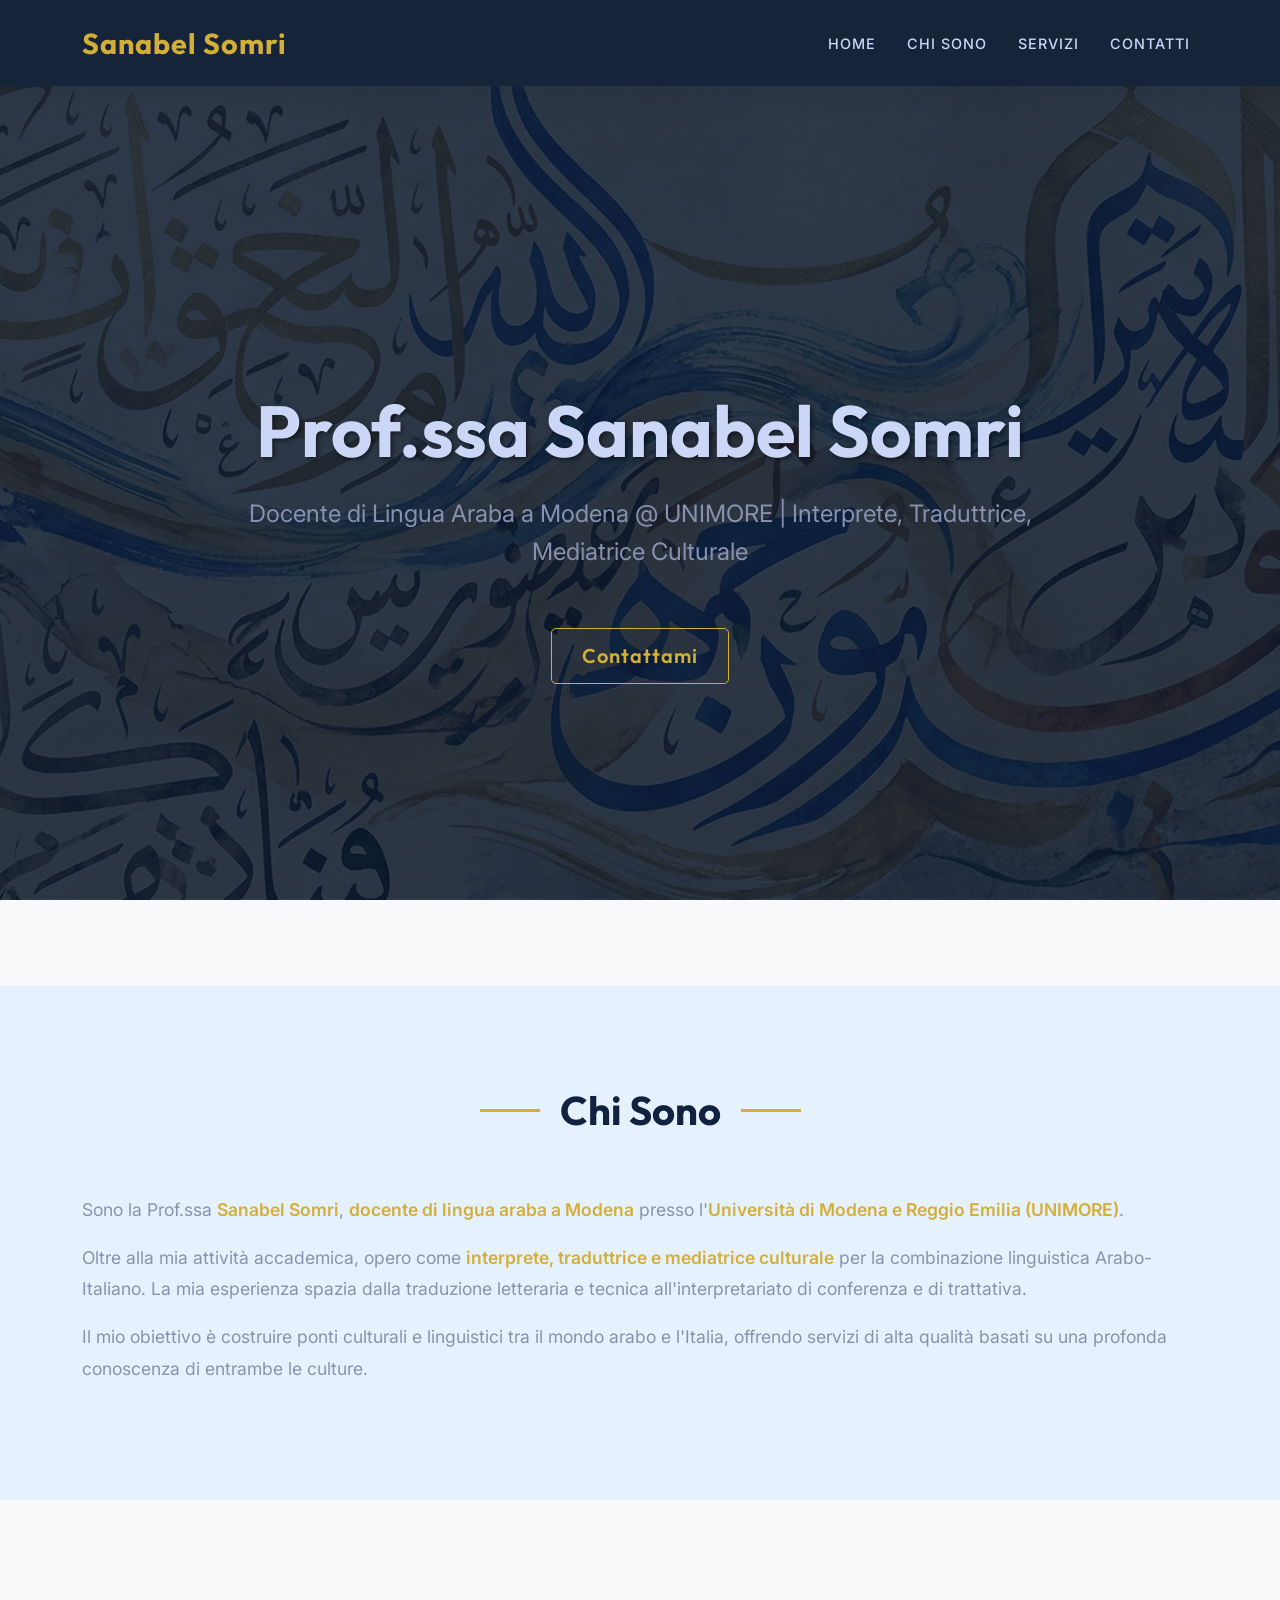
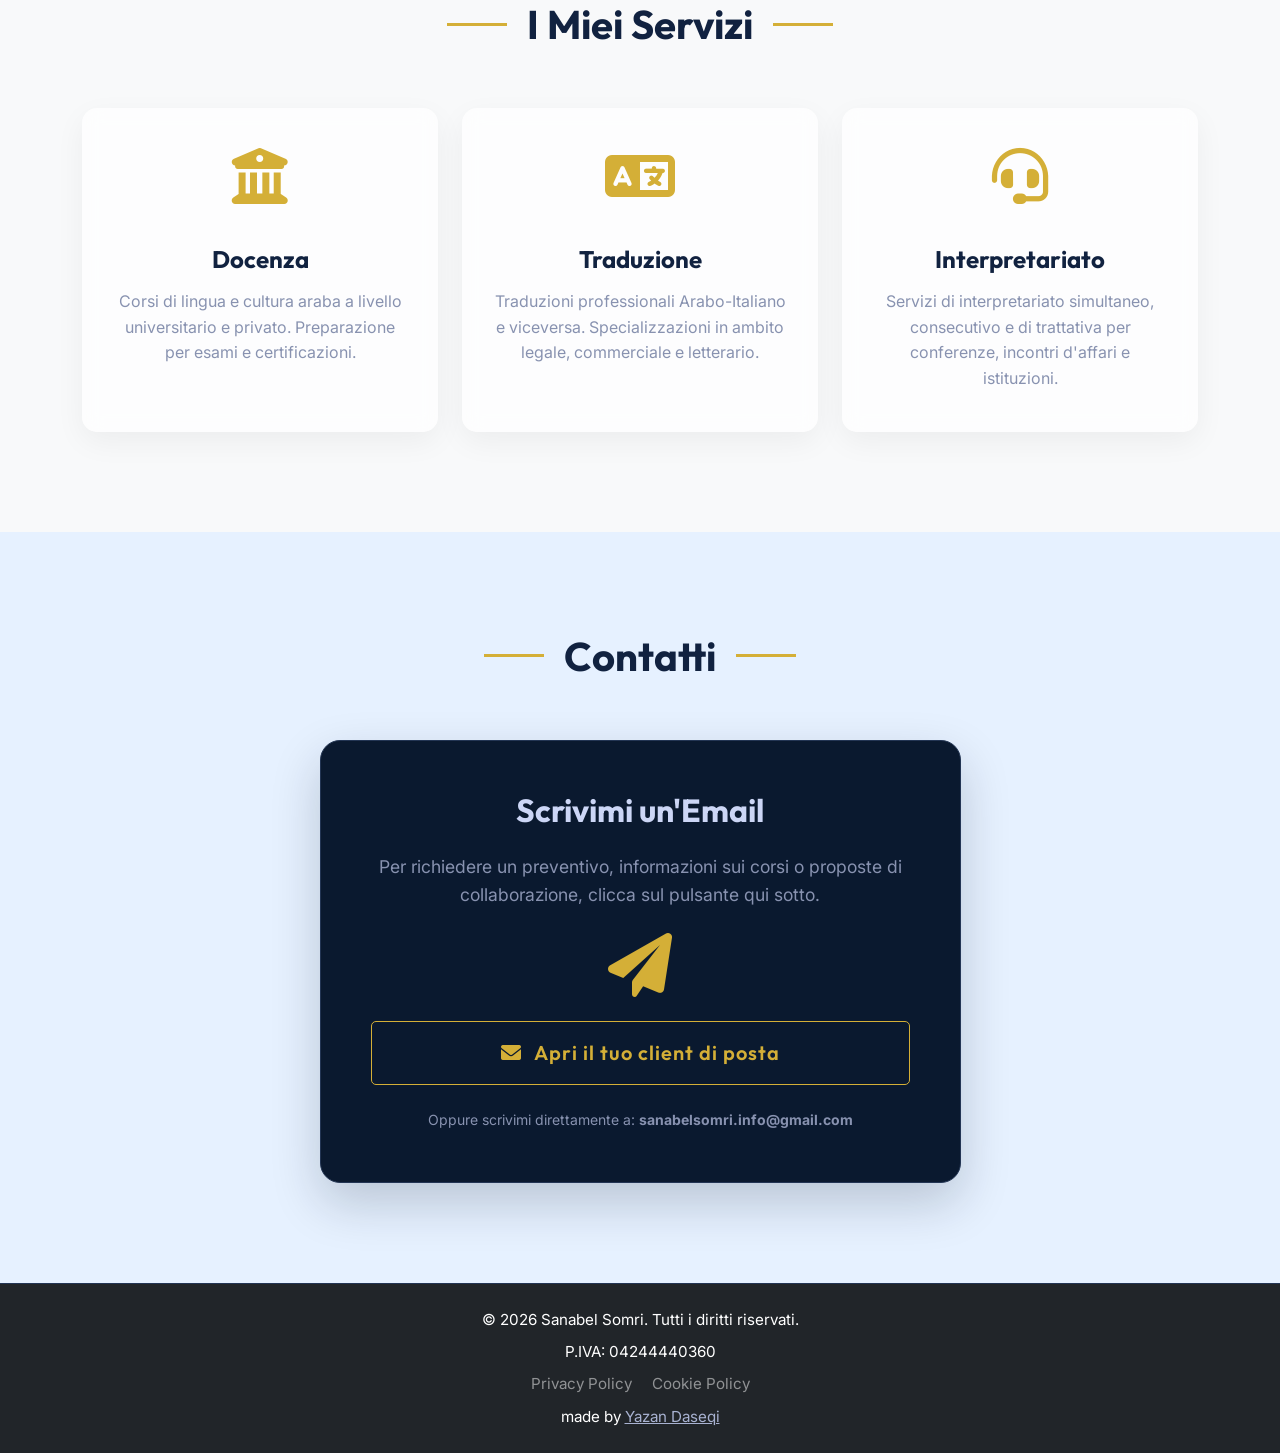
<file: index.html>
<!DOCTYPE html>
<html lang="it">
<head>
    <meta charset="UTF-8">
    <meta name="viewport" content="width=device-width, initial-scale=1.0">
    <!-- Meta tag per la SEO e l'accessibilità -->
    <meta name="description" content="Sito ufficiale della Prof.ssa Sanabel Somri, Docente di Lingua Araba a Modena (UNIMORE), Interprete e Traduttrice Arabo-Italiano. Corsi, traduzioni e interpretariato.">
    <meta name="google-site-verification" content="mqMObWRAL7nBbNqwJmrEKO1M_ycxsN4a1H0t5RjBO6Q" />
    <title>Prof.ssa Sanabel Somri - Docente di Lingua Araba a Modena, Interprete e Traduttrice</title>
    <!-- Bootstrap CSS -->
    <link href="https://cdn.jsdelivr.net/npm/bootstrap@5.3.0/dist/css/bootstrap.min.css" rel="stylesheet">
    <!-- Font Awesome per le icone -->
    <link rel="stylesheet" href="https://cdnjs.cloudflare.com/ajax/libs/font-awesome/6.0.0/css/all.min.css">
    <!-- Google Fonts -->
    <link rel="preconnect" href="https://fonts.googleapis.com">
    <link rel="preconnect" href="https://fonts.gstatic.com" crossorigin>
    <link href="https://fonts.googleapis.com/css2?family=Inter:wght@300;400;500;600&family=Outfit:wght@400;600;700&display=swap" rel="stylesheet">
    
    <!-- AOS CSS for animations -->
    <link href="https://unpkg.com/aos@2.3.1/dist/aos.css" rel="stylesheet">
    
    <!-- Custom CSS -->
    <link rel="stylesheet" href="style.css">
    <script type="application/ld+json">
    {
    "@context": "https://schema.org",
    "@type": "Person",
    "name": "Sanabel Somri",
    "honorificPrefix": "Prof.ssa",
    "jobTitle": [
        "Docente di Lingua Araba a Modena",
        "Interprete",
        "Traduttrice",
        "Mediatrice Culturale"
    ],
    "url": "https://somrisanabel.com/",
    "email": "sanabelsomri.info@gmail.com",
    "affiliation": {
        "@type": "Organization",
        "name": "Università di Modena e Reggio Emilia",
        "alternateName": "UNIMORE"
    },
    "knowsLanguage": [
        {
        "@type": "Language",
        "name": "Arabic",
        "alternateName": "ar"
        },
        {
        "@type": "Language",
        "name": "Italian",
        "alternateName": "it"
        }
    ],
    "description": "Docente di Lingua Araba presso UNIMORE, Interprete, Traduttrice e Mediatrice Culturale per la combinazione Arabo-Italiano."
    }
    </script>
</head>
<body>

    <!-- Navbar -->
    <nav class="navbar navbar-expand-lg navbar-dark bg-dark sticky-top">
        <div class="container">
            <a class="navbar-brand" href="#">Sanabel Somri</a>
            <button class="navbar-toggler" type="button" data-bs-toggle="collapse" data-bs-target="#navbarNav">
                <span class="navbar-toggler-icon"></span>
            </button>
            <div class="collapse navbar-collapse" id="navbarNav">
                <ul class="navbar-nav ms-auto">
                    <li class="nav-item"><a class="nav-link" href="#home">Home</a></li>
                    <li class="nav-item"><a class="nav-link" href="#chi-sono">Chi Sono</a></li>
                    <li class="nav-item"><a class="nav-link" href="#servizi">Servizi</a></li>
                    <li class="nav-item"><a class="nav-link" href="#contatti">Contatti</a></li>
                </ul>
            </div>
        </div>
    </nav>

    <!-- Hero Section -->
    <header id="home" class="hero-section d-flex align-items-center">
        <div class="container" data-aos="fade-up" data-aos-duration="1000">
            <h1 class="fw-bold">Prof.ssa Sanabel Somri</h1>
            <p class="lead">Docente di Lingua Araba a Modena @ UNIMORE | Interprete, Traduttrice, Mediatrice Culturale</p>
            <a href="#contatti" class="btn btn-primary btn-lg mt-3">Contattami</a>
        </div>
    </header>

    <!-- Chi Sono Section -->
    <section id="chi-sono" class="section-padding">
        <div class="container">
            <div class="row align-items-center">
                <div class="col-md-12" data-aos="fade-up" data-aos-duration="1000">
                    <h2 class="section-title">Chi Sono</h2>
                    <p>Sono la Prof.ssa <strong>Sanabel Somri</strong>, <strong>docente di lingua araba a Modena</strong> presso l'<strong>Università di Modena e Reggio Emilia (UNIMORE)</strong>.</p>
                    <p>Oltre alla mia attività accademica, opero come <strong>interprete, traduttrice e mediatrice culturale</strong> per la combinazione linguistica Arabo-Italiano. La mia esperienza spazia dalla traduzione letteraria e tecnica all'interpretariato di conferenza e di trattativa.</p>
                    <p>Il mio obiettivo è costruire ponti culturali e linguistici tra il mondo arabo e l'Italia, offrendo servizi di alta qualità basati su una profonda conoscenza di entrambe le culture.</p>
                </div>
            </div>
        </div>
    </section>

    <!-- Servizi Section -->
    <section id="servizi" class="section-padding bg-light">
        <div class="container">
            <h2 class="section-title" data-aos="fade-up">I Miei Servizi</h2>
            <div class="row g-4">
                <div class="col-md-4" data-aos="fade-up" data-aos-delay="100">
                    <div class="card service-card border-0">
                        <div class="text-center mb-3">
                            <i class="fas fa-university" aria-hidden="true"></i>
                        </div>
                        <h4 class="card-title text-center">Docenza</h4>
                        <p class="card-text text-center">Corsi di lingua e cultura araba a livello universitario e privato. Preparazione per esami e certificazioni.</p>
                    </div>
                </div>
                <div class="col-md-4" data-aos="fade-up" data-aos-delay="200">
                    <div class="card service-card border-0">
                        <div class="text-center mb-3">
                            <i class="fas fa-language" aria-hidden="true"></i>
                        </div>
                        <h4 class="card-title text-center">Traduzione</h4>
                        <p class="card-text text-center">Traduzioni professionali Arabo-Italiano e viceversa. Specializzazioni in ambito legale, commerciale e letterario.</p>
                    </div>
                </div>
                <div class="col-md-4" data-aos="fade-up" data-aos-delay="300">
                    <div class="card service-card border-0">
                        <div class="text-center mb-3">
                            <i class="fas fa-headset" aria-hidden="true"></i>
                        </div>
                        <h4 class="card-title text-center">Interpretariato</h4>
                        <p class="card-text text-center">Servizi di interpretariato simultaneo, consecutivo e di trattativa per conferenze, incontri d'affari e istituzioni.</p>
                    </div>
                </div>
            </div>
        </div>
    </section>

    <!-- Contatti Section -->
    <section id="contatti" class="section-padding">
        <div class="container">
            <h2 class="section-title" data-aos="fade-up">Contatti</h2>
            

            <div class="row justify-content-center">
                <div class="col-md-7" data-aos="zoom-in" data-aos-duration="800">
                    <div class="contact-card text-center d-flex flex-column justify-content-center">
                        <h4 class="mb-4">Scrivimi un'Email</h4>
                        <p class="mb-4">
                            Per richiedere un preventivo, informazioni sui corsi o proposte di collaborazione, clicca sul pulsante qui sotto.
                        </p>

                        <i class="fas fa-paper-plane fa-4x mb-4" aria-hidden="true"></i>

                        <a href="mailto:sanabelsomri.info@gmail.com?subject=Richiesta%20informazioni%20dal%20sito%20web" class="btn btn-primary btn-lg w-100 py-3 mt-auto">
                            <i class="fas fa-envelope me-2" aria-hidden="true"></i> Apri il tuo client di posta
                        </a>

                        <div class="mt-4 small" style="color: var(--slate);">
                            Oppure scrivimi direttamente a: <strong>sanabelsomri.info@gmail.com</strong>
                        </div>
                    </div>
                </div>
            </div>
        </div>
    </section>

    <!-- Footer -->
    <footer class="bg-dark text-white py-4 text-center">
        <div class="container">
            <p class="mb-0">&copy; 2026 Sanabel Somri. Tutti i diritti riservati.</p>
        </div>
        <div class="mt-2">P.IVA: 04244440360</div>

        <div class="mt-2">
                <a href="privacy.html" class="text-white-50 text-decoration-none me-3">Privacy Policy</a>
                <a href="cookie.html" class="text-white-50 text-decoration-none">Cookie Policy</a>
        </div>
                <div class="mt-2">made by <a href="https://personal-portfolio.dsqyzn.workers.dev/">Yazan Daseqi</a></div>

    </footer>

    <!-- Bootstrap JS -->
    <script src="https://cdn.jsdelivr.net/npm/bootstrap@5.3.0/dist/js/bootstrap.bundle.min.js"></script>
    
    <!-- AOS JS -->
    <script src="https://unpkg.com/aos@2.3.1/dist/aos.js"></script>
    <script>
        AOS.init({
            once: true, 
            offset: 100, 
        });
    </script>
</body>
</html>
</file>
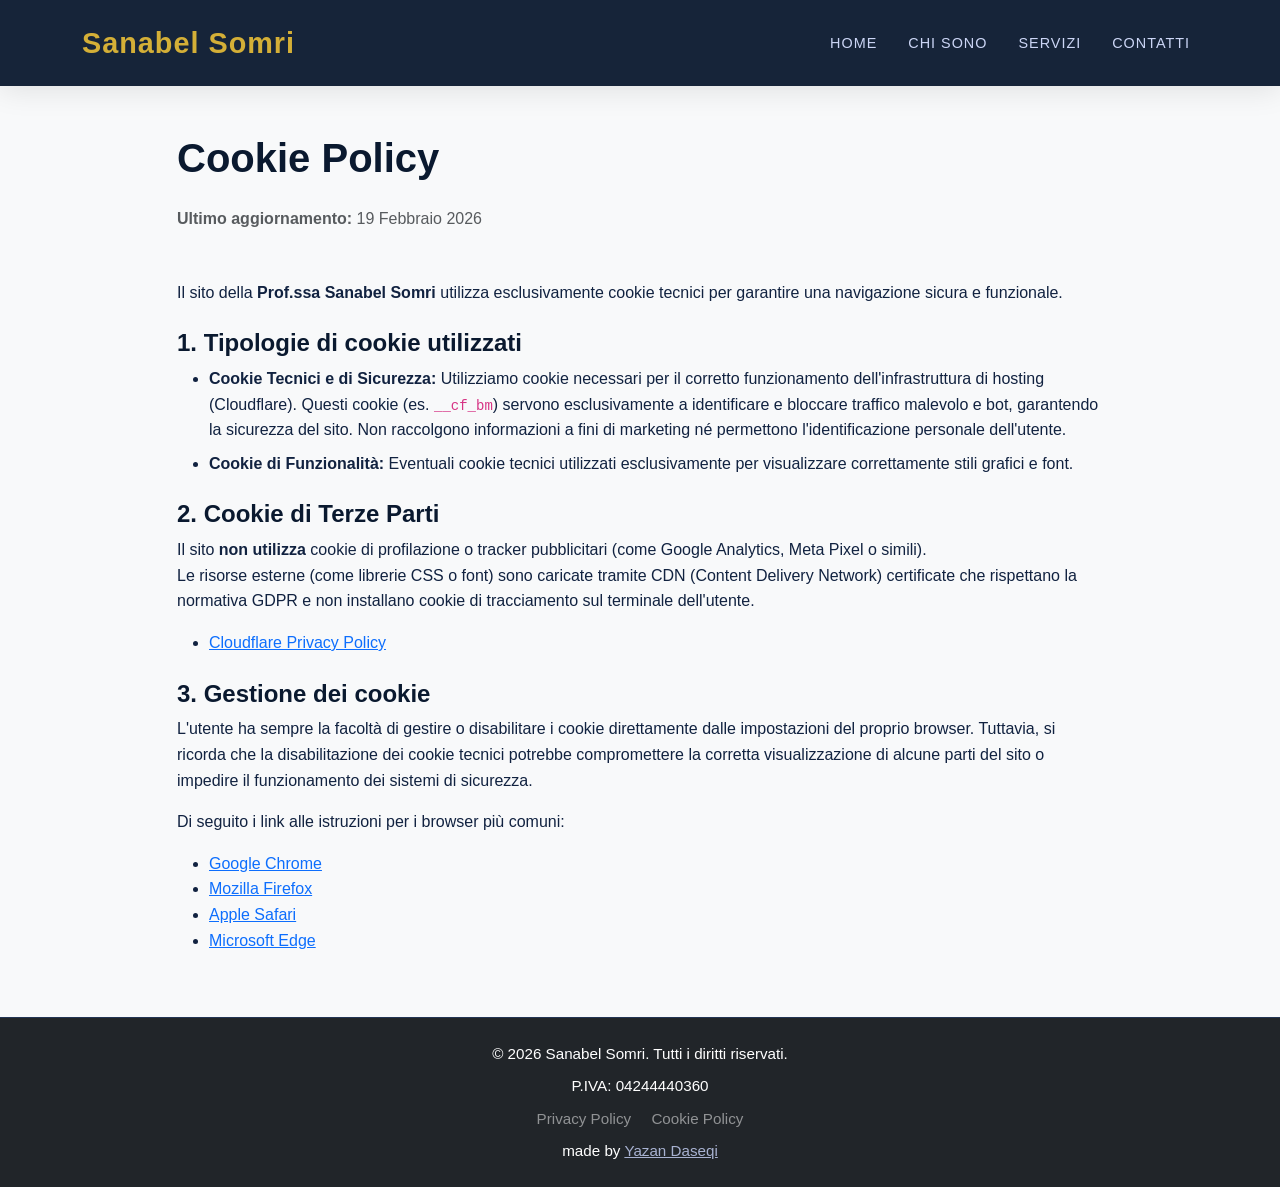
<file: cookie.html>
<!DOCTYPE html>
<html lang="it">
<head>
    <meta charset="UTF-8">
    <meta name="viewport" content="width=device-width, initial-scale=1.0">
    <meta name="description" content="Cookie Policy del sito ufficiale della Prof.ssa Sanabel Somri.">
    <title>Cookie Policy - Prof.ssa Sanabel Somri</title>
    <!-- Bootstrap CSS -->
    <link href="https://cdn.jsdelivr.net/npm/bootstrap@5.3.0/dist/css/bootstrap.min.css" rel="stylesheet">
    <!-- Font Awesome per le icone -->
    <link rel="stylesheet" href="https://cdnjs.cloudflare.com/ajax/libs/font-awesome/6.0.0/css/all.min.css">
    <!-- Custom CSS -->
    <link rel="stylesheet" href="style.css">
</head>
<body class="d-flex flex-column min-vh-100">

    <!-- Navbar -->
    <nav class="navbar navbar-expand-lg navbar-dark bg-dark sticky-top">
        <div class="container">
            <a class="navbar-brand" href="index.html">Sanabel Somri</a>
            <button class="navbar-toggler" type="button" data-bs-toggle="collapse" data-bs-target="#navbarNav">
                <span class="navbar-toggler-icon"></span>
            </button>
            <div class="collapse navbar-collapse" id="navbarNav">
                <ul class="navbar-nav ms-auto">
                    <li class="nav-item"><a class="nav-link" href="index.html#home">Home</a></li>
                    <li class="nav-item"><a class="nav-link" href="index.html#chi-sono">Chi Sono</a></li>
                    <li class="nav-item"><a class="nav-link" href="index.html#servizi">Servizi</a></li>
                    <li class="nav-item"><a class="nav-link" href="index.html#contatti">Contatti</a></li>
                </ul>
            </div>
        </div>
    </nav>

    <!-- Cookie Policy Section -->
    <main class="flex-grow-1 section-padding py-5">
        <div class="container">
            <div class="row justify-content-center">
                <div class="col-lg-10">
                    <h1 class="mb-4">Cookie Policy</h1>
                    <p class="text-muted mb-5"><strong>Ultimo aggiornamento:</strong> 19 Febbraio 2026</p>

                    <p>Il sito della <strong>Prof.ssa Sanabel Somri</strong> utilizza esclusivamente cookie tecnici per garantire una navigazione sicura e funzionale.</p>

                    <h4 class="mt-4">1. Tipologie di cookie utilizzati</h4>
                    <ul>
                        <li class="mb-2"><strong>Cookie Tecnici e di Sicurezza:</strong> Utilizziamo cookie necessari per il corretto funzionamento dell'infrastruttura di hosting (Cloudflare). Questi cookie (es. <code>__cf_bm</code>) servono esclusivamente a identificare e bloccare traffico malevolo e bot, garantendo la sicurezza del sito. Non raccolgono informazioni a fini di marketing né permettono l'identificazione personale dell'utente.</li>
                        <li><strong>Cookie di Funzionalità:</strong> Eventuali cookie tecnici utilizzati esclusivamente per visualizzare correttamente stili grafici e font.</li>
                    </ul>

                    <h4 class="mt-4">2. Cookie di Terze Parti</h4>
                    <p>Il sito <strong>non utilizza</strong> cookie di profilazione o tracker pubblicitari (come Google Analytics, Meta Pixel o simili).<br>
                    Le risorse esterne (come librerie CSS o font) sono caricate tramite CDN (Content Delivery Network) certificate che rispettano la normativa GDPR e non installano cookie di tracciamento sul terminale dell'utente.</p>
                    <ul>
                        <li><a href="https://www.cloudflare.com/privacypolicy/" target="_blank" rel="noopener">Cloudflare Privacy Policy</a></li>
                    </ul>

                    <h4 class="mt-4">3. Gestione dei cookie</h4>
                    <p>L'utente ha sempre la facoltà di gestire o disabilitare i cookie direttamente dalle impostazioni del proprio browser. Tuttavia, si ricorda che la disabilitazione dei cookie tecnici potrebbe compromettere la corretta visualizzazione di alcune parti del sito o impedire il funzionamento dei sistemi di sicurezza.</p>
                    <p>Di seguito i link alle istruzioni per i browser più comuni:</p>
                    <ul>
                        <li><a href="https://support.google.com/chrome/answer/95647" target="_blank" rel="noopener">Google Chrome</a></li>
                        <li><a href="https://support.mozilla.org/it/kb/Gestione%20dei%20cookie" target="_blank" rel="noopener">Mozilla Firefox</a></li>
                        <li><a href="https://support.apple.com/it-it/guide/safari/sfri11471/mac" target="_blank" rel="noopener">Apple Safari</a></li>
                        <li><a href="https://support.microsoft.com/it-it/microsoft-edge/eliminare-i-cookie-in-microsoft-edge-63947406-40ac-c3b8-57b9-2a946a29ae09" target="_blank" rel="noopener">Microsoft Edge</a></li>
                    </ul>
                </div>
            </div>
        </div>
    </main>

    <!-- Footer -->
    <footer class="bg-dark text-white py-4 text-center mt-auto">
        <div class="container">
            <p class="mb-0">&copy; 2026 Sanabel Somri. Tutti i diritti riservati.</p>
        </div>
        <div class="mt-2">P.IVA: 04244440360</div>

        <div class="mt-2">
                <a href="privacy.html" class="text-white-50 text-decoration-none me-3">Privacy Policy</a>
                <a href="cookie.html" class="text-white-50 text-decoration-none">Cookie Policy</a>
        </div>
        <div class="mt-2">made by <a href="https://github.com/Yaz4" rel="noopener" target="_blank">Yazan Daseqi</a></div>
    </footer>

    <!-- Bootstrap JS -->
    <script src="https://cdn.jsdelivr.net/npm/bootstrap@5.3.0/dist/js/bootstrap.bundle.min.js"></script>
</body>
</html>
</file>
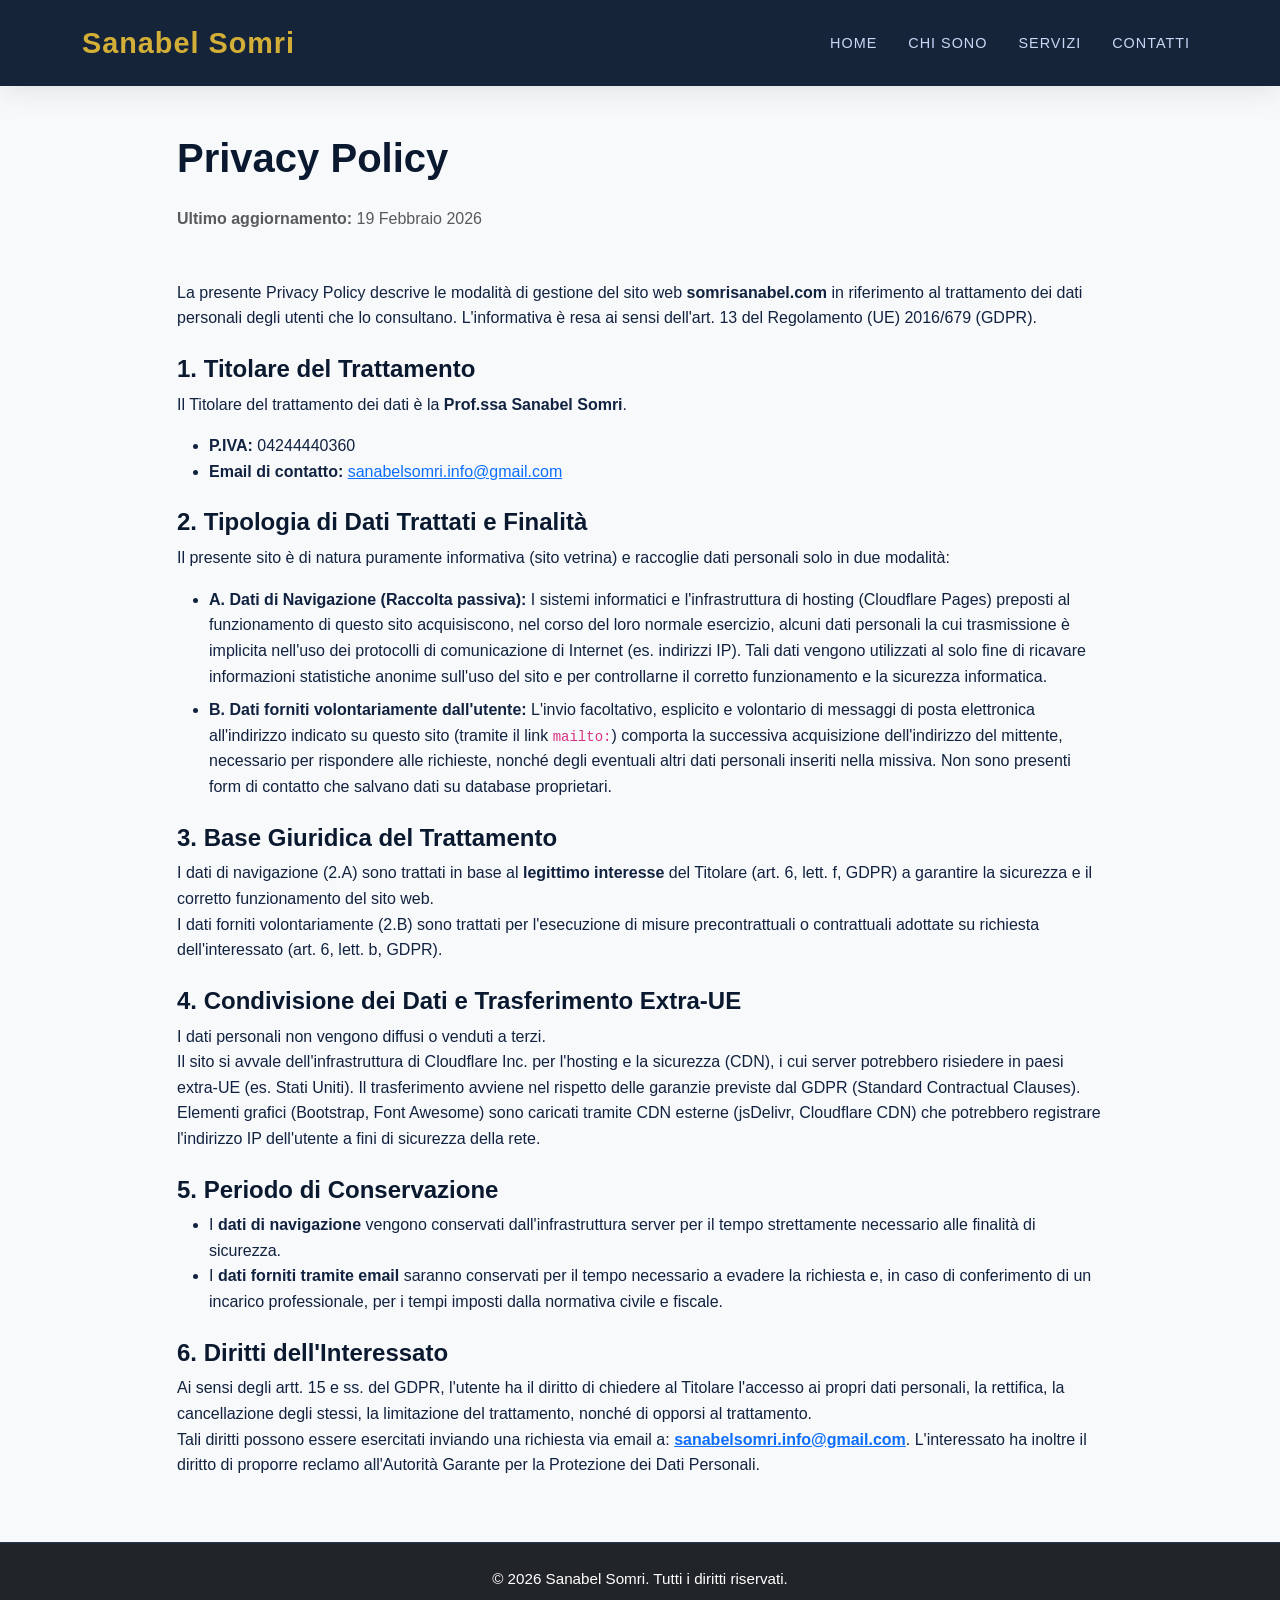
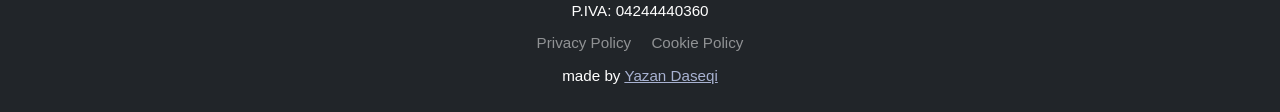
<file: privacy.html>
<!DOCTYPE html>
<html lang="it">
<head>
    <meta charset="UTF-8">
    <meta name="viewport" content="width=device-width, initial-scale=1.0">
    <meta name="description" content="Privacy Policy del sito ufficiale della Prof.ssa Sanabel Somri.">
    <title>Privacy Policy - Prof.ssa Sanabel Somri</title>
    <link href="https://cdn.jsdelivr.net/npm/bootstrap@5.3.0/dist/css/bootstrap.min.css" rel="stylesheet">
    <link rel="stylesheet" href="https://cdnjs.cloudflare.com/ajax/libs/font-awesome/6.0.0/css/all.min.css">
    <link rel="stylesheet" href="style.css">
</head>
<body class="d-flex flex-column min-vh-100">

    <nav class="navbar navbar-expand-lg navbar-dark bg-dark sticky-top">
        <div class="container">
            <a class="navbar-brand" href="index.html">Sanabel Somri</a>
            <button class="navbar-toggler" type="button" data-bs-toggle="collapse" data-bs-target="#navbarNav">
                <span class="navbar-toggler-icon"></span>
            </button>
            <div class="collapse navbar-collapse" id="navbarNav">
                <ul class="navbar-nav ms-auto">
                    <li class="nav-item"><a class="nav-link" href="index.html#home">Home</a></li>
                    <li class="nav-item"><a class="nav-link" href="index.html#chi-sono">Chi Sono</a></li>
                    <li class="nav-item"><a class="nav-link" href="index.html#servizi">Servizi</a></li>
                    <li class="nav-item"><a class="nav-link" href="index.html#contatti">Contatti</a></li>
                </ul>
            </div>
        </div>
    </nav>

    <main class="flex-grow-1 section-padding py-5">
        <div class="container">
            <div class="row justify-content-center">
                <div class="col-lg-10">
                    <h1 class="mb-4">Privacy Policy</h1>
                    <p class="text-muted mb-5"><strong>Ultimo aggiornamento:</strong> 19 Febbraio 2026</p>

                    <p>La presente Privacy Policy descrive le modalità di gestione del sito web <strong>somrisanabel.com</strong> in riferimento al trattamento dei dati personali degli utenti che lo consultano. L'informativa è resa ai sensi dell'art. 13 del Regolamento (UE) 2016/679 (GDPR).</p>

                    <h4 class="mt-4">1. Titolare del Trattamento</h4>
                    <p>Il Titolare del trattamento dei dati è la <strong>Prof.ssa Sanabel Somri</strong>.</p>
                    <ul>
                        <li><strong>P.IVA:</strong> 04244440360</li>
                        <li><strong>Email di contatto:</strong> <a href="mailto:sanabelsomri.info@gmail.com">sanabelsomri.info@gmail.com</a></li>
                    </ul>

                    <h4 class="mt-4">2. Tipologia di Dati Trattati e Finalità</h4>
                    <p>Il presente sito è di natura puramente informativa (sito vetrina) e raccoglie dati personali solo in due modalità:</p>
                    <ul>
                        <li class="mb-2"><strong>A. Dati di Navigazione (Raccolta passiva):</strong> I sistemi informatici e l'infrastruttura di hosting (Cloudflare Pages) preposti al funzionamento di questo sito acquisiscono, nel corso del loro normale esercizio, alcuni dati personali la cui trasmissione è implicita nell'uso dei protocolli di comunicazione di Internet (es. indirizzi IP). Tali dati vengono utilizzati al solo fine di ricavare informazioni statistiche anonime sull'uso del sito e per controllarne il corretto funzionamento e la sicurezza informatica.</li>
                        <li><strong>B. Dati forniti volontariamente dall'utente:</strong> L'invio facoltativo, esplicito e volontario di messaggi di posta elettronica all'indirizzo indicato su questo sito (tramite il link <code>mailto:</code>) comporta la successiva acquisizione dell'indirizzo del mittente, necessario per rispondere alle richieste, nonché degli eventuali altri dati personali inseriti nella missiva. Non sono presenti form di contatto che salvano dati su database proprietari.</li>
                    </ul>

                    <h4 class="mt-4">3. Base Giuridica del Trattamento</h4>
                    <p>I dati di navigazione (2.A) sono trattati in base al <strong>legittimo interesse</strong> del Titolare (art. 6, lett. f, GDPR) a garantire la sicurezza e il corretto funzionamento del sito web.<br>
                    I dati forniti volontariamente (2.B) sono trattati per l'esecuzione di misure precontrattuali o contrattuali adottate su richiesta dell'interessato (art. 6, lett. b, GDPR).</p>

                    <h4 class="mt-4">4. Condivisione dei Dati e Trasferimento Extra-UE</h4>
                    <p>I dati personali non vengono diffusi o venduti a terzi.<br>
                    Il sito si avvale dell'infrastruttura di Cloudflare Inc. per l'hosting e la sicurezza (CDN), i cui server potrebbero risiedere in paesi extra-UE (es. Stati Uniti). Il trasferimento avviene nel rispetto delle garanzie previste dal GDPR (Standard Contractual Clauses).<br>
                    Elementi grafici (Bootstrap, Font Awesome) sono caricati tramite CDN esterne (jsDelivr, Cloudflare CDN) che potrebbero registrare l'indirizzo IP dell'utente a fini di sicurezza della rete.</p>

                    <h4 class="mt-4">5. Periodo di Conservazione</h4>
                    <ul>
                        <li>I <strong>dati di navigazione</strong> vengono conservati dall'infrastruttura server per il tempo strettamente necessario alle finalità di sicurezza.</li>
                        <li>I <strong>dati forniti tramite email</strong> saranno conservati per il tempo necessario a evadere la richiesta e, in caso di conferimento di un incarico professionale, per i tempi imposti dalla normativa civile e fiscale.</li>
                    </ul>

                    <h4 class="mt-4">6. Diritti dell'Interessato</h4>
                    <p>Ai sensi degli artt. 15 e ss. del GDPR, l'utente ha il diritto di chiedere al Titolare l'accesso ai propri dati personali, la rettifica, la cancellazione degli stessi, la limitazione del trattamento, nonché di opporsi al trattamento.<br>
                    Tali diritti possono essere esercitati inviando una richiesta via email a: <strong><a href="mailto:sanabelsomri.info@gmail.com">sanabelsomri.info@gmail.com</a></strong>. L'interessato ha inoltre il diritto di proporre reclamo all'Autorità Garante per la Protezione dei Dati Personali.</p>
                </div>
            </div>
        </div>
    </main>

    <footer class="bg-dark text-white py-4 text-center mt-auto">
        <div class="container">
            <p class="mb-0">&copy; 2026 Sanabel Somri. Tutti i diritti riservati.</p>
        </div>
        <div class="mt-2">P.IVA: 04244440360</div>

        <div class="mt-2">
                <a href="privacy.html" class="text-white-50 text-decoration-none me-3">Privacy Policy</a>
                <a href="cookie.html" class="text-white-50 text-decoration-none">Cookie Policy</a>
        </div>
        <div class="mt-2">made by <a href="https://github.com/Yaz4" rel="noopener" target="_blank">Yazan Daseqi</a></div>
    </footer>

    <script src="https://cdn.jsdelivr.net/npm/bootstrap@5.3.0/dist/js/bootstrap.bundle.min.js"></script>
</body>
</html>
</file>
<file: style.css>
:root {
    --primary-color: #d4af37; /* Warm Gold */
    --primary-hover: #b5952f;
    --dark-navy: #0a192f;
    --light-navy: #112240;
    --lightest-navy: #233554;
    --slate: #8892b0;
    --light-slate: #a8b2d1;
    --lightest-slate: #ccd6f6;
    --white: #e6f1ff;
    --bg-light: #f8f9fa;
    --font-heading: 'Outfit', sans-serif;
    --font-body: 'Inter', sans-serif;
}

body {
    font-family: var(--font-body);
    line-height: 1.6;
    color: var(--light-navy);
    background-color: var(--bg-light);
}

h1, h2, h3, h4, h5, h6 {
    font-family: var(--font-heading);
    font-weight: 700;
    color: var(--dark-navy);
}

/* Custom Scrollbar */
::-webkit-scrollbar {
    width: 10px;
}
::-webkit-scrollbar-track {
    background: var(--dark-navy);
}
::-webkit-scrollbar-thumb {
    background: var(--lightest-navy);
    border-radius: 5px;
}
::-webkit-scrollbar-thumb:hover {
    background: var(--slate);
}

/* Navbar Customization */
.navbar {
    background-color: rgba(10, 25, 47, 0.95) !important;
    backdrop-filter: blur(10px);
    -webkit-backdrop-filter: blur(10px);
    box-shadow: 0 4px 30px rgba(0, 0, 0, 0.1);
    transition: all 0.3s ease;
    padding: 15px 0;
}

.navbar-brand {
    font-family: var(--font-heading);
    font-weight: 700;
    font-size: 1.8rem;
    color: var(--primary-color) !important;
    letter-spacing: 1px;
}

.nav-link {
    color: var(--lightest-slate) !important;
    font-weight: 500;
    text-transform: uppercase;
    font-size: 0.9rem;
    letter-spacing: 1px;
    margin-left: 15px;
    transition: color 0.3s ease;
    position: relative;
}

.nav-link::after {
    content: '';
    position: absolute;
    width: 0;
    height: 2px;
    bottom: 0;
    left: 0;
    background-color: var(--primary-color);
    transition: width 0.3s ease;
}

.nav-link:hover {
    color: var(--primary-color) !important;
}

.nav-link:hover::after {
    width: 100%;
}

/* Buttons */
.btn-primary {
    background-color: transparent;
    color: var(--primary-color);
    border: 1px solid var(--primary-color);
    padding: 12px 30px;
    border-radius: 5px;
    font-family: var(--font-heading);
    font-weight: 600;
    letter-spacing: 1px;
    transition: all 0.3s ease;
}

.btn-primary:hover {
    background-color: rgba(212, 175, 55, 0.1);
    color: var(--primary-color);
    border-color: var(--primary-color);
    transform: translateY(-3px);
    box-shadow: 0 10px 20px -10px rgba(212, 175, 55, 0.5);
}

/* Hero Section */
.hero-section {
    background-color: var(--dark-navy);
    background-image: linear-gradient(rgba(10, 25, 47, 0.85), rgba(10, 25, 47, 0.85)), url('./sfondo_calligrafia.png');
    background-size: cover;
    background-position: center;
    background-attachment: fixed; /* Parallax effect */
    color: var(--lightest-slate);
    min-height: 100vh;
    padding: 150px 0;
    text-align: center;
    margin-bottom: 0;
    position: relative;
    overflow: hidden;
}

.hero-section h1 {
    color: var(--lightest-slate);
    font-size: 4.5rem;
    margin-bottom: 20px;
    text-shadow: 2px 2px 4px rgba(0,0,0,0.5);
}

.hero-section .lead {
    color: var(--slate);
    font-size: 1.5rem;
    margin-bottom: 40px;
    font-weight: 400;
    max-width: 800px;
    margin-left: auto;
    margin-right: auto;
}

/* Section Padding */
.section-padding {
    padding: 100px 0;
}

/* Typography elements */
.section-title {
    display: flex;
    align-items: center;
    justify-content: center;
    margin-bottom: 60px;
    font-size: 2.5rem;
    color: var(--light-navy);
}

.section-title::after {
    content: "";
    display: block;
    width: 60px;
    height: 3px;
    background-color: var(--primary-color);
    margin-left: 20px;
}

.section-title::before {
    content: "";
    display: block;
    width: 60px;
    height: 3px;
    background-color: var(--primary-color);
    margin-right: 20px;
}

/* Chi Sono Section */
#chi-sono {
    background-color: var(--white);
}

#chi-sono p {
    font-size: 1.1rem;
    color: var(--slate);
    line-height: 1.8;
}

#chi-sono strong {
    color: var(--primary-color);
    font-weight: 600;
}

/* Service Cards */
#servizi {
    background-color: var(--bg-light);
}

.service-card {
    background: rgba(255, 255, 255, 0.7);
    backdrop-filter: blur(10px);
    -webkit-backdrop-filter: blur(10px);
    border: 1px solid rgba(255, 255, 255, 0.3);
    border-radius: 15px;
    padding: 40px 30px !important;
    height: 100%;
    transition: all 0.4s cubic-bezier(0.175, 0.885, 0.32, 1.275);
    box-shadow: 0 10px 30px rgba(0,0,0,0.05);
    position: relative;
    overflow: hidden;
    z-index: 1;
}

.service-card::before {
    content: "";
    position: absolute;
    top: 0;
    left: 0;
    width: 100%;
    height: 0;
    background: var(--dark-navy);
    transition: all 0.4s ease;
    z-index: -1;
    border-radius: 15px;
}

.service-card:hover::before {
    height: 100%;
}

.service-card:hover {
    transform: translateY(-15px);
    box-shadow: 0 20px 40px rgba(0,0,0,0.1);
}

.service-card i {
    color: var(--primary-color);
    font-size: 3.5rem;
    margin-bottom: 25px;
    transition: all 0.4s ease;
}

.service-card h4 {
    color: var(--light-navy);
    font-size: 1.5rem;
    margin-bottom: 15px;
    transition: all 0.4s ease;
}

.service-card p {
    color: var(--slate);
    transition: all 0.4s ease;
}

.service-card:hover i,
.service-card:hover h4,
.service-card:hover p {
    color: var(--lightest-slate);
}

/* Contact Section */
#contatti {
    background-color: var(--white);
}

.contact-card {
    background: var(--dark-navy);
    border-radius: 20px;
    padding: 50px;
    box-shadow: 0 20px 50px rgba(10, 25, 47, 0.2);
    color: var(--lightest-slate);
    border: 1px solid var(--lightest-navy);
}

.contact-card h4 {
    color: var(--lightest-slate);
    font-size: 2rem;
}

.contact-card p {
    color: var(--slate);
    font-size: 1.1rem;
}

.contact-card i.fa-paper-plane {
    color: var(--primary-color) !important;
    animation: float 3s ease-in-out infinite;
}

@keyframes float {
    0% { transform: translateY(0px); }
    50% { transform: translateY(-15px); }
    100% { transform: translateY(0px); }
}

/* Footer */
footer {
    background-color: var(--dark-navy);
    color: var(--slate);
    padding: 40px 0;
    font-size: 0.95rem;
    border-top: 1px solid var(--lightest-navy);
}

footer a {
    color: var(--light-slate) !important;
    transition: color 0.3s ease;
}

footer a:hover {
    color: var(--primary-color) !important;
}

/* Responsive adjustments */
@media (max-width: 768px) {
    .hero-section h1 {
        font-size: 3rem;
    }
    .hero-section .lead {
        font-size: 1.2rem;
    }
    .section-title {
        font-size: 2rem;
    }
    .section-title::before, .section-title::after {
        width: 30px;
    }
}
</file>
